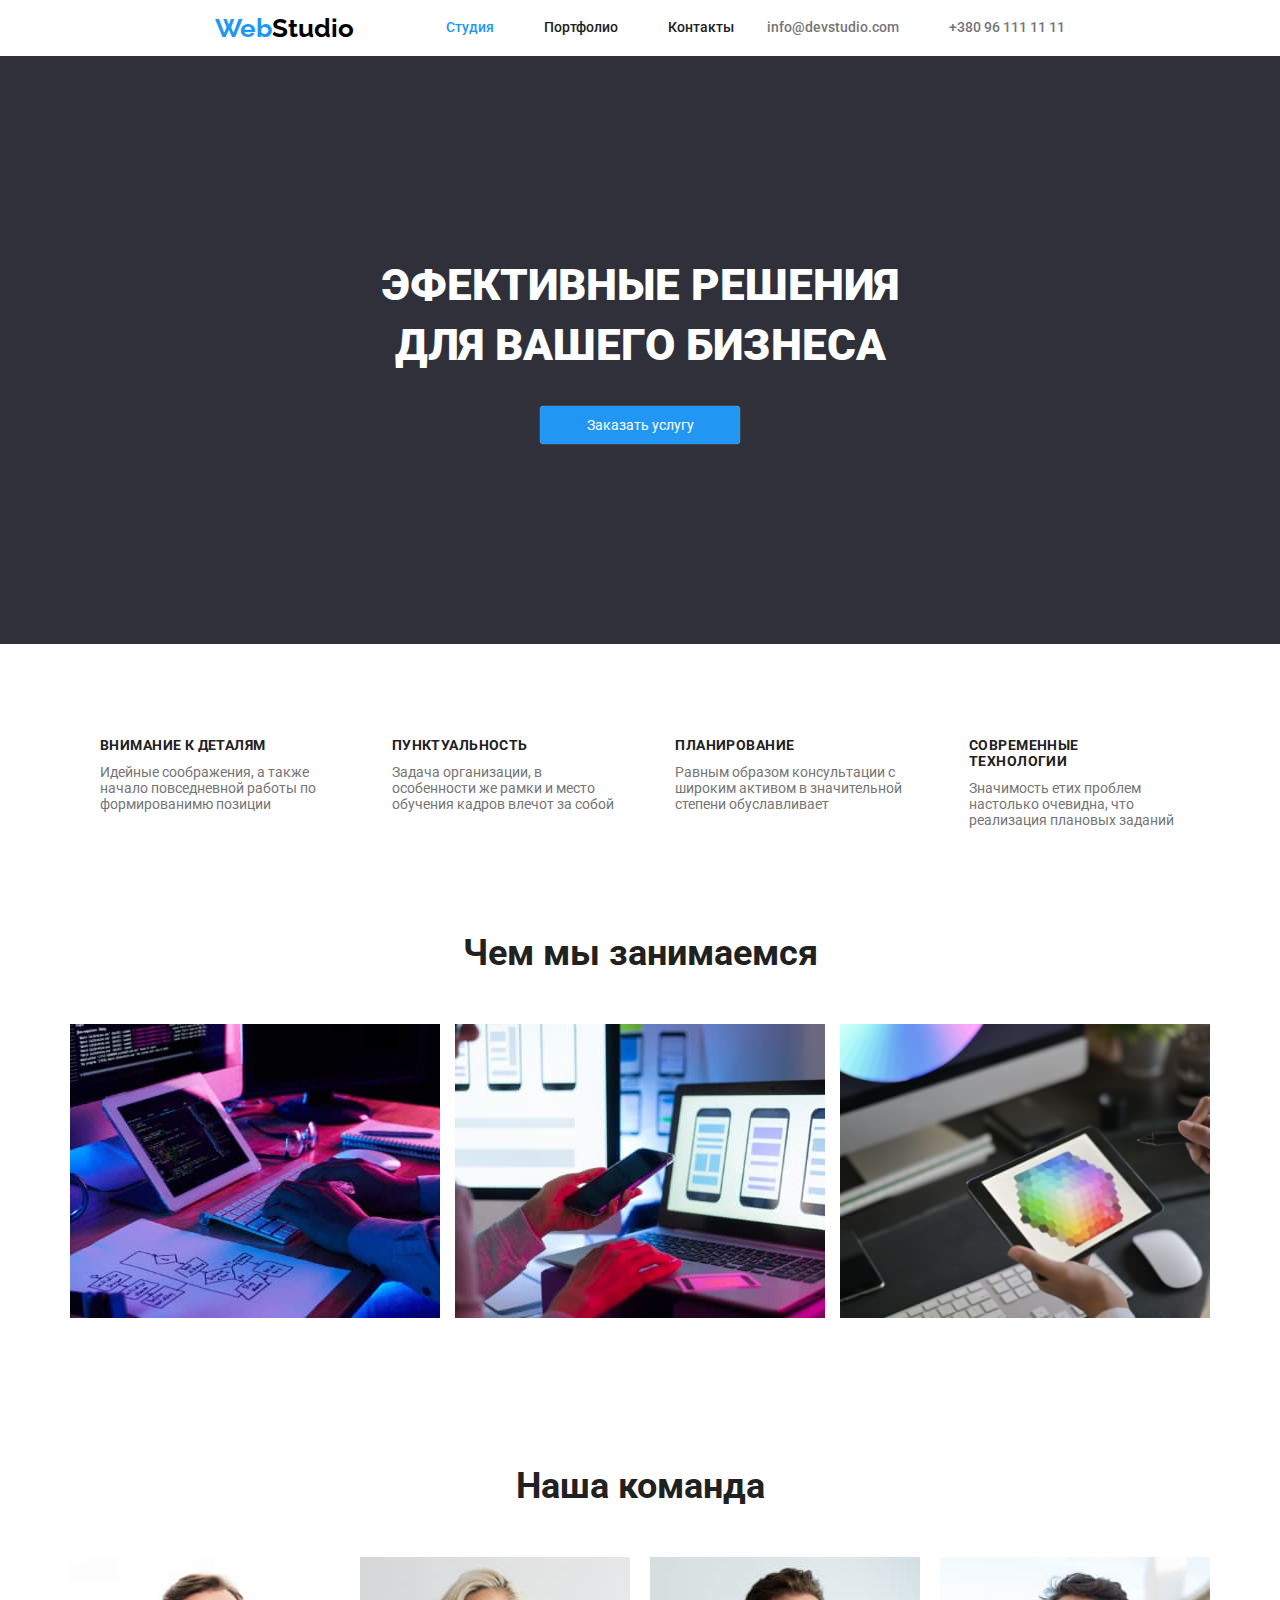
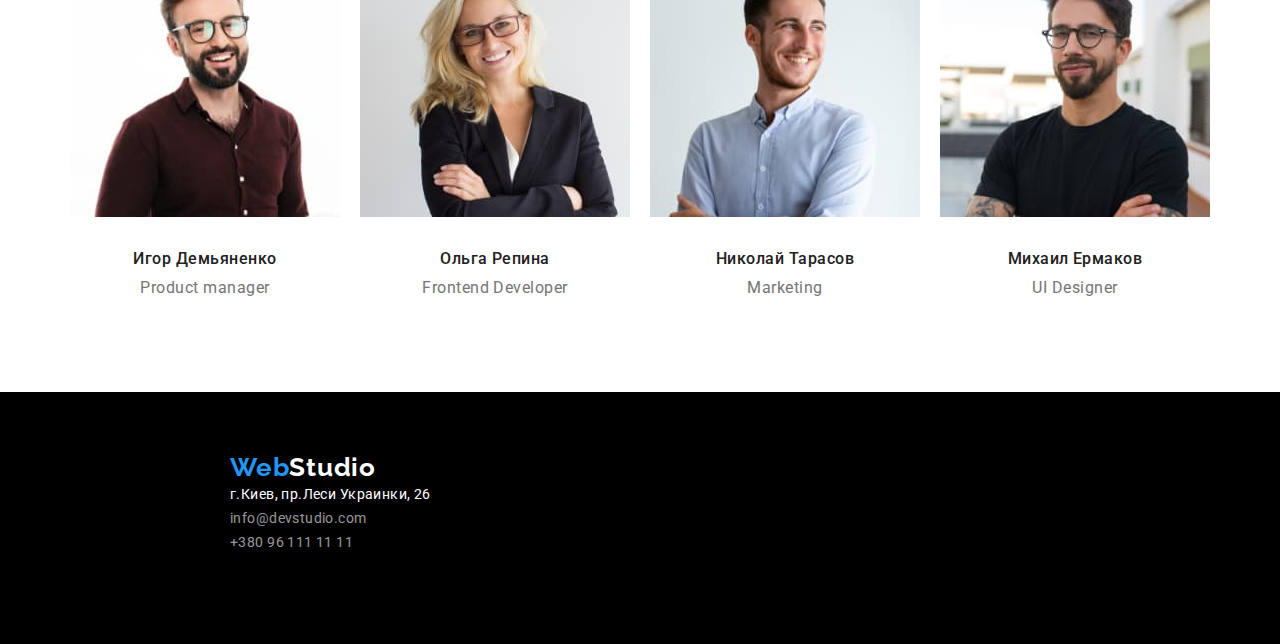
<file: index.html>
<!DOCTYPE html>
<html lang="en">
<head>
    <meta charset="UTF-8">
    <meta http-equiv="X-UA-Compatible" content="IE=edge">
    <meta name="viewport" content="width=device-width, initial-scale=1.0">
    <title>WebStudio</title>
    <link rel="preconnect" href="https://fonts.googleapis.com">
    <link rel="preconnect" href="https://fonts.gstatic.com" crossorigin>    
    <link href="https://fonts.googleapis.com/css2?family=Raleway:wght@700&family=Roboto:wght@400;500;700;900&display=swap" rel="stylesheet">
    <link rel="stylesheet" href="https://cdnjs.cloudflare.com/ajax/libs/modern-normalize/1.1.0/modern-normalize.css">
    <link rel="stylesheet" href="./css/styles.css">
</head>
<body>
<!--Header-->
    <header class="header">
        <div class="container">
        <nav class="navbar">
        <a href="./index.html" class="web-header"> Web<span class="studio-header">Studio</span></a>
        <ul class="site-nav">
            <li class="item"><a href="./index.html" class="nav-link current">Студия</a></li>
            <li class="item"><a href="./portfolio.html" class="nav-link">Портфолио</a></li>
            <li class="item"><a href="#" class="nav-link">Контакты</a></li>
        </ul>
        <ul class="contacts-header">
            <li class="item"><a href="mailto:info@devstudio.com" class="contacts-link">info@devstudio.com</a></li>
            <li class="item"><a href="tel:+380961111111" class="contacts-link">+380 96 111 11 11</a></li>
        </ul>
        </nav>
        </div>
    </header>
    <main>
<!--Hero-->
    <section>
        <div class="container-hero">
            <h1 class="hero-title">ЭФЕКТИВНЫЕ РЕШЕНИЯ <br />ДЛЯ ВАШЕГО БИЗНЕСА</h1>
            <button class="button">Заказать услугу</button>
        </div>
    </section>
<!--Features-->
    <section>
        <div class="container-features">
            <h2></h2>
            <ul class="features-list">
                <div class="features-element">
                    <li>
                    <h3 class="features-title">Внимание к деталям</h3>
                    <p class="features-content">Идейные соображения, а также начало повседневной работы по формированимю позиции</p>
                    </li>
                </div>
                <div class="features-element">
                    <li>
                    <h3 class="features-title">Пунктуальность</h3>
                    <p class="features-content">Задача организации, в особенности же рамки и место обучения кадров влечот за собой</p>
                    </li>
               </div>
                 <div class="features-element">
                    <li>
                    <h3 class="features-title">Планирование</h3>
                    <p class="features-content">Равным образом консультации с широким активом в значительной степени обуславливает</p>
                    </li>
                </div>
                <div class="features-element">
                     <li>
                    <h3 class="features-title">Современные технологии</h3>
                    <p class="features-content">Значимость етих проблем настолько очевидна, что реализация плановых заданий</p>
                      </li>
                </div>
        </ul>
        </div>
    </section>
<!--Works-->
    <section>
        <div class="container-work">
            <h2 class="works-title">Чем мы занимаемся</h2>
        <ul class="works">
            <li class="item"><img src="./images/img1.jpg" alt="Pic1" width="370"></li>
            <li class="item"><img src="./images/img2.jpg" alt="Pic2" width="370"></li>
            <li class="item"><img src="./images/img3.jpg" alt="Pic3" width="370"></li>
        </ul>
        </div>
    </section>
<!--Team-->
    <section>
        <div class="container-team">
            <h2 class="team-title">Наша команда</h2>
            <ul class="team-list">
                <li class="item">
                    <img src="./images/img21.jpg" alt="Игор Демьяненко" width="270">
                    <h3 class="name">Игор Демьяненко</h3>
                    <p class="position">Product manager</p>
                </li>
                <li class="item">
                    <img src="./images/img22.jpg" alt="Ольга Репина" width="270">
                    <h3 class="name">Ольга Репина</h3>
                    <p class="position">Frontend Developer</p>
                </li>
                <li class="item">
                    <img src="./images/img23.jpg" alt="Николай Тарасов" width="270">
                    <h3 class="name">Николай Тарасов</h3>
                    <p class="position">Marketing</p>
                </li>
                <li class="item">
                    <img src="./images/img24.jpg" alt="Михаил Ермаков" width="270">
                    <h3 class="name">Михаил Ермаков</h3>
                    <p class="position">UI Designer</p>
                </li>
            </ul>
        </div>
    </section>
    </main>
<!--Footer-->
    <footer>
        <div class="container-footer">
        <a href="./index.html" class="web-footer"> Web<span class="studio-footer">Studio</span></a>
            <ul class="contacts-footer">
               <li class="contacts-footer-item"><p class="adress">г.Киев, пр.Леси Украинки, 26</p></li>
               <li class="contacts-footer-item"><a href="mailto:info@devstudio.com" class="contacts-footer-link">info@devstudio.com</a></li>
               <li class="contacts-footer-item"><a href="tel:+380961111111" class="contacts-footer-link">+380 96 111 11 11</a></li>
            </ul>
        </div>
    </footer>
</body>
</html>
</file>
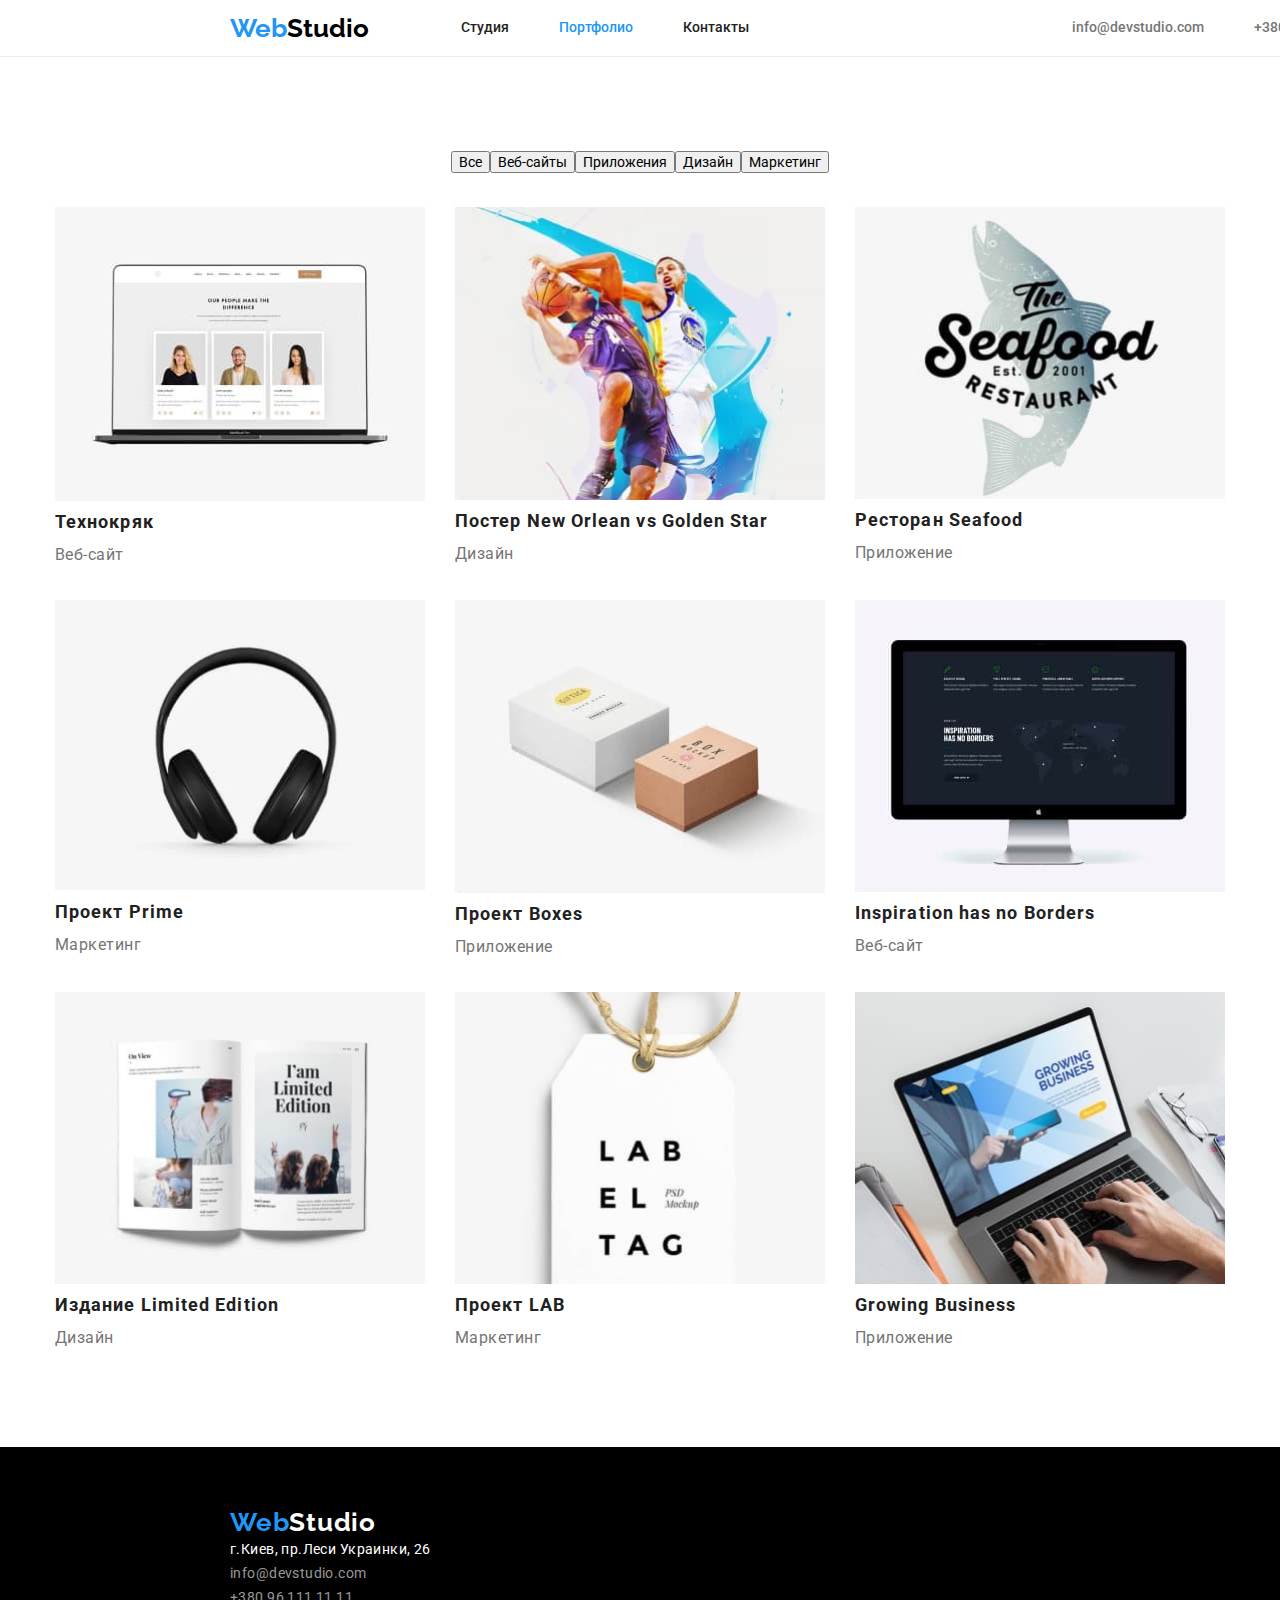
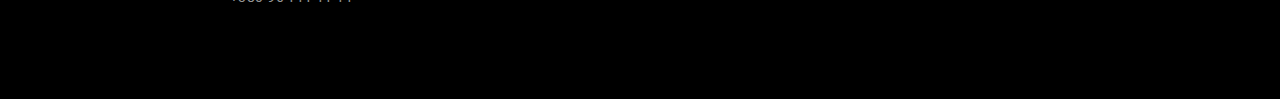
<file: portfolio.html>
<!DOCTYPE html>
<html lang="en">
<head>
    <meta charset="UTF-8">
    <meta http-equiv="X-UA-Compatible" content="IE=edge">
    <meta name="viewport" content="width=device-width, initial-scale=1.0">
    <title>Portfolio</title>
    <link rel="preconnect" href="https://fonts.googleapis.com">
    <link rel="preconnect" href="https://fonts.gstatic.com" crossorigin>    
    <link href="https://fonts.googleapis.com/css2?family=Raleway:wght@700&family=Roboto:wght@400;500;700;900&display=swap" rel="stylesheet">
    <link rel="stylesheet" href="https://cdnjs.cloudflare.com/ajax/libs/modern-normalize/1.1.0/modern-normalize.css">
    <link rel="stylesheet" href="./css/styles.css">
</head>
<body>
    <!--Header-->
       <header class="header">
        <div class="container-header"> 
        <nav class="navbar">
        <a href="./index.html" class="web-header"> Web<span class="studio-header">Studio</span></a>
        <ul class="site-nav">
            <li class="item"><a href="./index.html" class="nav-link">Студия</a></li>
            <li class="item"><a href="./portfolio.html" class="nav-link current">Портфолио</a></li>
            <li class="item"><a href="#" class="nav-link">Контакты</a></li>
        </ul>
        <ul class="contacts-header">
            <li class="item"><a href="mailto:info@devstudio.com" class="contacts-link">info@devstudio.com</a></li>
            <li class="item"><a href="tel:+380961111111" class="contacts-link">+380 96 111 11 11</a></li>
            </ul>
        </nav>
        </div>
    </header>
    <main>
        <section>
            
            <h1></h1>
            <ul class="filters">
                <li class="filter-item"><button class="filter-button" type="button">Все</button></li>
                <li class="filter-item"><button class="filter-button" type="button">Веб-сайты</button></li>
                <li class="filter-item"><button class="filter-button" type="button">Приложения</button></li>
                <li class="filter-item"><button class="filter-button" type="button">Дизайн</button></li>
                <li class="filter-item"><button class="filter-button" type="button">Маркетинг</button></li>
            </ul>
            <div class="flex-container">
            <ul class="flex-ul">
                <div class="flex-element">
                <li class="list">
                    <a href="" class="list-item">
                    <img src="./images/img_port_11.jpg" alt="Технокряк" width="370"></a>
                    <h2 class="list-title">Технокряк</h2>
                    <p class="list-content">Веб-сайт</p>
                </li>
            </div>
            <div class="flex-element">
                <li class="list">
                    <a href="" class="list-item">
                    <img src="./images/img_port_12.jpg" alt="Постер New Orlean vs Golden Star" width="370"> </a>
                    <h2 class="list-title">Постер New Orlean vs Golden Star</h2>
                    <p class="list-content">Дизайн</p>
                </li>
            </div>
            <div class="flex-element">
                <li class="list">
                    <a href="" class="list-item">
                    <img src="./images/img_port_13.jpg" alt="Ресторан Seafood" width="370"></a>
                    <h2 class="list-title">Ресторан Seafood</h2>
                    <p class="list-content">Приложение</p>
                </li>
            </div>
            <div class="flex-element">
                <li class="list">
                    <a href="" class="list-item">
                    <img src="./images/img_port_21.jpg" alt="Проект Prime" width="370"></a>
                    <h2 class="list-title">Проект Prime</h2>
                    <p class="list-content">Маркетинг</p>
                </li>
            </div>
            <div class="flex-element">
                <li class="list">
                    <a href="" class="list-item">
                    <img src="./images/img_port_22.jpg" alt="Проект Boxes" width="370"></a>
                    <h2 class="list-title">Проект Boxes</h2>
                    <p class="list-content">Приложение</p>
                </li>
            </div>
            <div class="flex-element">
                <li class="list">
                        <a href="" class="list-item">
                    <img src="./images/img_port_23.jpg" alt="Inspiration has no Borders" width="370"></a>
                    <h2 class="list-title">Inspiration has no Borders </h2>
                    <p class="list-content">Веб-сайт</p>
                </li>
            </div>
            <div class="flex-element">
                <li class="list">
                    <a href="" class="list-item">
                    <img src="./images/img_port_31.jpg" alt="Издание Limited Edition" width="370"></a>
                    <h2 class="list-title">Издание Limited Edition</h2>
                    <p class="list-content">Дизайн</p>
                </li>
            </div>
            <div class="flex-element">
                <li class="portfolio-list">
                    <a href="" class="list-item">
                    <img src="./images/img_port_32.jpg" alt="Проект LAB" width="370"></a>
                    <h2 class="list-title">Проект LAB</h2>
                    <p class="list-content">Маркетинг</p>
                </li>
            </div>
            <div class="flex-element">
                <li class="list">
                    <a href="" class="list-item">
                    <img src="./images/img_port_33.jpg" alt="Growing Business" width="370"></a>
                    <h2 class="list-title">Growing Business</h2>
                    <p class="list-content">Приложение</p>
                </li>
            </div>
        </ul>
        </div>
        </section>
    </main>
    <!--Footer-->
    <footer>
        <div class="container-footer">
            <a href="./index.html" class="web-footer"> Web<span class="studio-footer">Studio</span></a>
                <ul class="contacts-footer">
                    <li class="contacts-footer-item"><p class="adress">г.Киев, пр.Леси Украинки, 26</p></li>
                    <li class="contacts-footer-item"><a href="mailto:info@devstudio.com" class="contacts-footer-link">info@devstudio.com</a></li>
                    <li class="contacts-footer-item"><a href="tel:+380961111111" class="contacts-footer-link">+380 96 111 11 11</a></li>
                </ul>
        </div>
    </footer>
    </body>
</html>
</file>
<file: css/styles.css>
:root {
    --background-color: #FFFFFF;
    --primary-text-color: #757575;
    --title-text-color: #212121;
    --accent-color: #2196F3;
    --logo-color:#000000;
    --menu-nav-color: #212121;
    --hero-bcg-color: #2F303A;
    --hero-title-color: #FFFFFF;
    --footer-white-color:#FFFFFF;
    }
body {
    background-color: var(--background-color);
    color: var(--primary-text-color);
    font-family:'Roboto', san-serif;
    font-size: 14px;
    margin: 0px;
    }
h1,h2,h3,h4,h5,h6,p,ul
    {
    margin: 0;
    }
ul {
    padding: 0;
    list-style: none;
    }
a {
    text-decoration: none;
    }
.container-header {  
    /* outline: 2px solid #000000; */
    width: 1600px;
    padding-left: 15px;
    padding-right: 15px;
    margin: 0 auto;
    border-bottom: 1px solid #ECECEC
    }
/* Header */
.web-header {
    padding-left: 215px;
    vertical-align: middle;
    color: var(--accent-color);
    font-family: Raleway;
    font-weight: 700;
    font-size: 26px;
    line-height: 1.17;
    text-decoration: none 
    }
.studio-header {
    color: var(--logo-color);
    }
.site-nav {
    display: flex;
    margin-left: 92px;
    font-weight: 500;
    line-height: 1.14;
    list-style: none;
    outline: 1px var(--logo-color);
    }
.site-nav .item:not(:last-child) {
    margin-right: 50px;
    }
.navbar {
    display: flex;
    align-items: center;
    justify-content: center;
}
.nav-link {
    display: block;
    padding-top: 20px;
    padding-bottom: 20px;
    
    color: var(--menu-nav-color);
    text-decoration: none;
    }
.nav-link:hover, 
.nav-link:focus {
    color: var(--accent-color); 
    }
.current {
    color: var(--accent-color);
    }
.contacts-header {
    display: flex;
    margin-right: 215px;
    margin-left: auto;

    list-style: none;
    font-weight: 500;
    font-size: 14px;
    line-height: 1.14;
    text-decoration: none;
    }
.contacts-header .item + .item{
    margin-left: 50px;

}
.contacts-footer {
    list-style: none;
    font-size: 14px;
    line-height: 1.14;
    text-decoration: none
    }
.contacts-link {
    color: var(--primary-text-color);
    text-decoration: none;
    /* display: inline-block; */
    }
.contacts-link:hover, 
.contacts-link:focus {
    color: var(--accent-color);
    }
.container-hero{
    text-align: center;
    background-color: var(--hero-bcg-color);
    padding-top: 200px;
    
}
.hero-title {
    margin-bottom: 30px;
    color: var(--hero-title-color);
    font-weight: 900;
    font-size: 44px;
    line-height: 1.36;
    text-transform: uppercase;
    }
.button {
    margin-bottom: 200px;
    border-radius: 4px;
    padding: 10px 32px;
    min-width: 200px;
    border: 1px solid transparent;
    box-shadow: 0px 0px 1px;
    color:var(--hero-title-color);
    background-color: var(--accent-color);
    text-align: center;
    }
/* Features */
.container-features {
    width: 1170px;
    height: 101px;
    align-items: center;
    padding-left: 15px;
    padding-right: 15px;
    margin-left: auto;
    margin-right: auto;
    /* align-items: center; */
    /* display: flex; */
    /* justify-content: center; */
}
.features-list {
    display: flex;
    justify-content: center;
    margin-top: 94px;
    margin-bottom: 94px;
    list-style: none;
    text-decoration: none;
    }
.features-element{
    margin-left: 30px;
    margin-right: 30px;
    align-items: flex-start;
    }
.features-title {
    padding-bottom: 10px;
    color: var(--title-text-color);
    font-weight: 700;
    font-size: 14px;
    line-height: 1.14;
    letter-spacing: 0.03em;
    text-transform: uppercase;
    }
.feature-content {
    margin-top: 0px;
    color: var(--primary-text-color);
    font-size: 14px;
    line-height: 1.71;
    }
/* Works */
.container-work{
    width: 1170px;
    /* height: 386px; */
    align-items: center;
    padding-left: 15px;
    padding-right: 15px;
    margin-left: auto;
    margin-right: auto;
    margin-bottom: 94px;
}
.works-title {
    padding-top: 94px;
    padding-bottom: 50px;
    font-weight: 700;
    font-size: 36px;
    line-height: 1.16;
    text-align: center;
    color: var(--title-text-color);
    }
.works {
    /* padding-right: 30px; */
    display: flex;
    justify-content: space-between;
    padding-bottom: 50px;
    /* width: 370px; */
    /* margin-left: 30px; */
    /* margin-right: 30px; */
    list-style: none;
    }

/* Team */
.container-team{
    width: 1170px;
    align-items: center;
    padding-left: 15px;
    padding-right: 15px;
    margin-left: auto;
    margin-right: auto;
    margin-top: 94px;
    margin-bottom: 0px;
}
.team-title{
    padding-bottom: 50px;
    font-weight: 700;
    font-size: 36px;
    line-height: 1.16;
    text-align: center;
    color: var(--title-text-color); 
    }
.team-list {
    display: flex;
    justify-content: space-between;
    
    }
.name {
    display: flex;
    justify-content: center;
    padding-top: 30px;
    padding-bottom: 10px;
    font-weight: 500;
    font-size: 16px;
    line-height: 1.18;
    letter-spacing: 0.03em;
    color: var(--title-text-color); 
    }
.position {
    display: flex;
    justify-content: center;
    font-size: 16px;
    line-height: 1.18;
    letter-spacing: 0.03em;
    color: var(--primary-text-color);
    }
/* Footer */
.container-footer {   
    width: 1600px;
    height: 252px;
    align-items: center;
    padding-left: 15px;
    padding-right: 15px;
    padding-top: 60px;
    margin-left: auto;
    margin-right: auto;
    margin-top: 94px;
    background-color: #000000; 
    }
.web-footer {
    padding-left: 215px;
    font-family: Raleway;
    font-weight: 700;
    font-size: 26px;
    line-height: 1.19;
    letter-spacing: 0.03em;
    color: var(--accent-color);
    }
.studio-footer {
    color: var(--footer-white-color);
    }
.adress {
    font-size: 14px;
    line-height: 1.71;
    letter-spacing: 0.03em;
    color: var(--footer-white-color); 
    }
.contacts-footer {
    margin-left: auto;
    margin-right: auto;
    padding-left: 215px;
    font-size: 14px;
    line-height: 1.71;
    letter-spacing: 0.03em;
}
.contacts-footer-link {
    text-decoration: none;
    color: rgba(255, 255, 255, 0.6); 
}
.contacts-footer-link:hover, 
.contacts-footer-link:focus {
    color: var(--accent-color);
}
/* Portfolio */
.filters {
    display: flex;
    justify-content: center;
    list-style: none;
    margin-top: 94px;
    }
.filter-item {
    font-family: inherit;
    }
.filter-button.primary {
    color: var(--accent-color);
    }
.filter-button:hover,
.filter-button:focus {
    color: var(--hero-title-color);
    background-color: var(--accent-color);
    cursor: pointer;
    }
.flex-container {
    width: 1200px;
    align-items: center;
    padding-left: 15px;
    padding-right: 15px;
    margin-left: auto;
    margin-right: auto;
    margin-top: 34px;
}
.flex-element {
    width: 370px;
    justify-content: center;
    /* outline: 2px solid #000000; */
    margin-right: 30px;
    margin-bottom: 30px;
}
.flex-element:nth-child(3n){
    margin-right: 0;
}
.flex-element:nth-last-child(-n +3){
    margin-bottom: 0;
}

.flex-ul {
    display: flex;
    flex-wrap: wrap;
}
.list{
    list-style: none;
    text-decoration: none;   
    }
.list-item {
    text-decoration: none;
    }
.list-title {
    font-weight: 700;
    font-size: 18px;
    line-height: 2;
    letter-spacing: 0.06em;
    color: var(--title-text-color);
    }
.list-content {
    font-size: 16px;
    line-height: 1.875;
    letter-spacing: 0.03em;
    color:var(--primary-text-color);
    }
</file>
